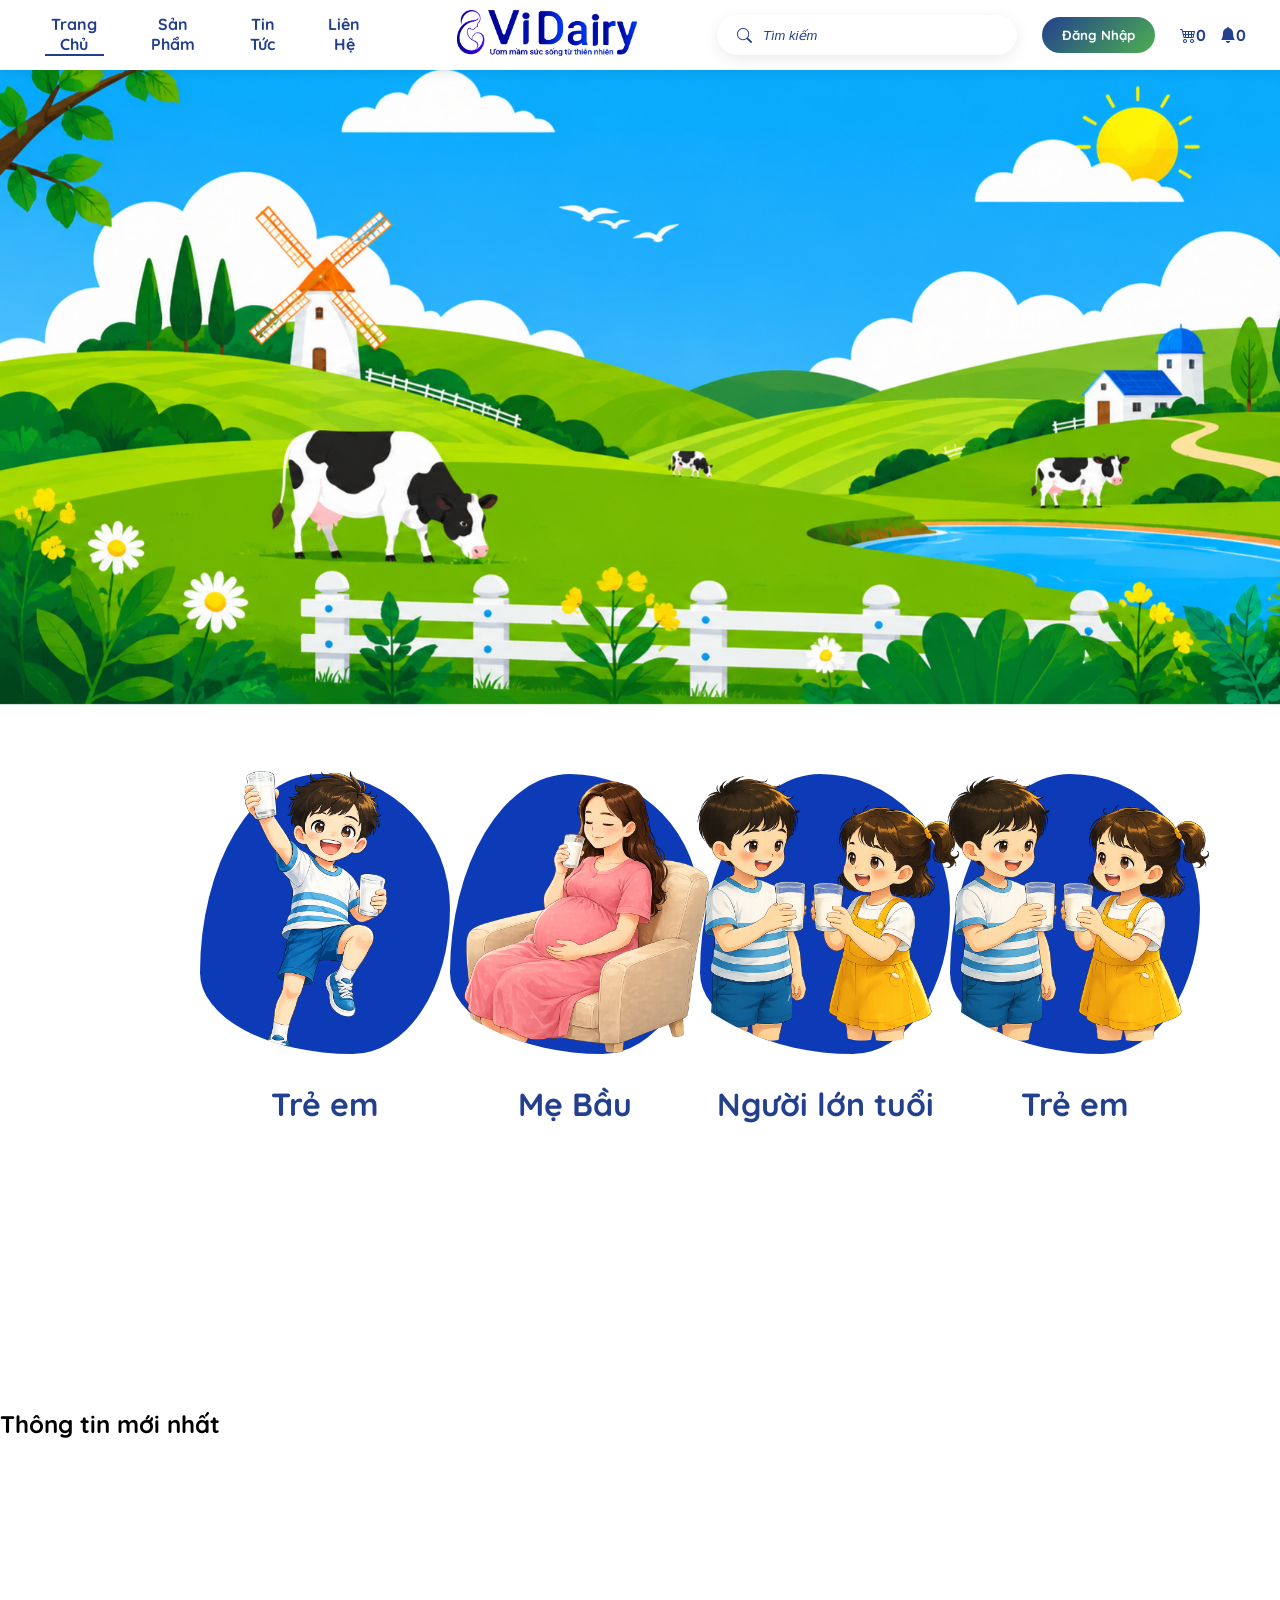
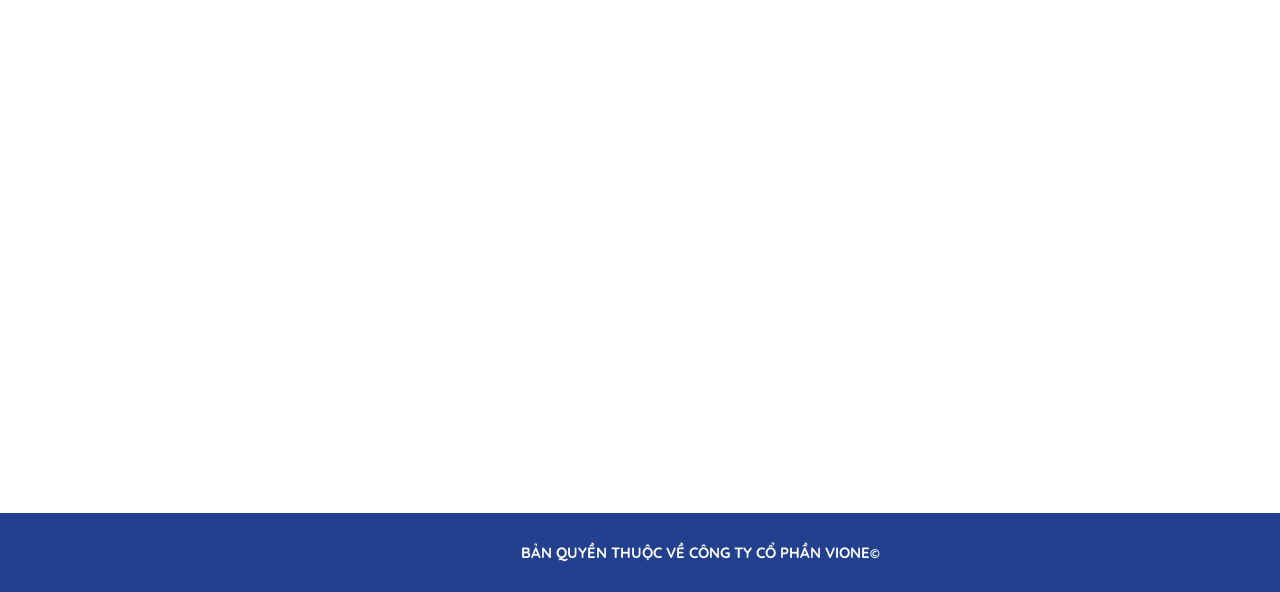
<file: html/index.html>
<!doctype html>
<html lang="en">
  <head>
    <meta charset="UTF-8" />
    <meta name="viewport" content="width=device-width, initial-scale=1.0" />
    <title>VIDAIRY</title>
    <link
      rel="shortcut icon"
      href="../assets/favicon/favicon-32x32.png"
      type="image/x-icon"
    />
    <link href="https://unpkg.com/aos@2.3.1/dist/aos.css" rel="stylesheet" />
    <link
      rel="stylesheet"
      href="https://cdn.jsdelivr.net/npm/bootstrap-icons@1.13.1/font/bootstrap-icons.min.css"
    />
    <link rel="stylesheet" href="/css/reset.css" />
    <link rel="stylesheet" href="../css/style.css" />
  </head>
  <body>
    <div class="wapper">
      <div class="header_menu" data-aos="fade-down">
        <div class="menu">
          <ul>
            <li class="active">
              <a href="">Trang Chủ</a>
            </li>
            <li>
              <a href="#product">Sản Phẩm</a>
            </li>
            <li>
              <a href="">Tin Tức</a>
            </li>
            <li>
              <a href="">Liên Hệ</a>
            </li>
          </ul>
        </div>
        <div class="logo">
          <img src="../assets/img/logo.png" alt="" width="180" />
        </div>

        <div class="login">
          <div class="search">
            <i class="bi bi-search"></i>
            <input type="text" placeholder="Tìm kiếm" />
          </div>

          <button type="button" id="loginbtn" class="SignIn" onclick="logIn1()">
            Đăng Nhập
          </button>
          <label for="" class="cart">
            <i class="bi bi-cart4"></i>
            <span id="cartcount">0</span>
          </label>
          <label for="" class="nofication">
            <i class="bi bi-bell-fill"></i>
            <span id="cartcount">0</span>
          </label>
        </div>
      </div>
      <div class="body">
        <div class="baner" data-aos="zoom-in-up">
          <img
            src="../assets/img/8ddd09a6-0be0-42ad-a998-282dd3f31a56.png"
            alt=""
          />
        </div>
        <div class="product">
          <div class="cart-item">
            <div class="blod">
              <img
                src="../assets/img/68adfe11-500f-4767-bf21-1aa51c1a5f90.png"
                alt=""
              />
            </div>
            <h2>Trẻ em</h2>
          </div>
          <div class="cart-item">
            <div class="blod">
              <img
                src="../assets/img/bef416f5-0222-4733-9250-546470588de7.png"
                alt=""
              />
            </div>
            <h2>Mẹ Bầu</h2>
          </div>
          <div class="cart-item">
            <div class="blod">
              <img
                src="../assets/img/b059808c-a87b-4049-b004-66f232f55f7f.png"
                alt=""
              />
            </div>
            <h2>Người lớn tuổi</h2>
          </div>
          <div class="cart-item">
            <div class="blod">
              <img
                src="../assets/img/b059808c-a87b-4049-b004-66f232f55f7f.png"
                alt=""
              />
            </div>
            <h2>Trẻ em</h2>
          </div>
        </div>
        <div class="new">
          <h2>Thông tin mới nhất</h2>
        </div>
      </div>
      <div class="footer">
        BẢN QUYỀN THUỘC VỀ CÔNG TY CỔ PHẦN VIONE<sub>&copy</sub>
      </div>
    </div>

    <script src="https://unpkg.com/aos@2.3.1/dist/aos.js"></script>
    <script>
      AOS.init();
    </script>
  </body>
  <!-- <script src="../JS/login.js"></script>
  <script src="../JS/product.js"></script> -->
</html>
</file>
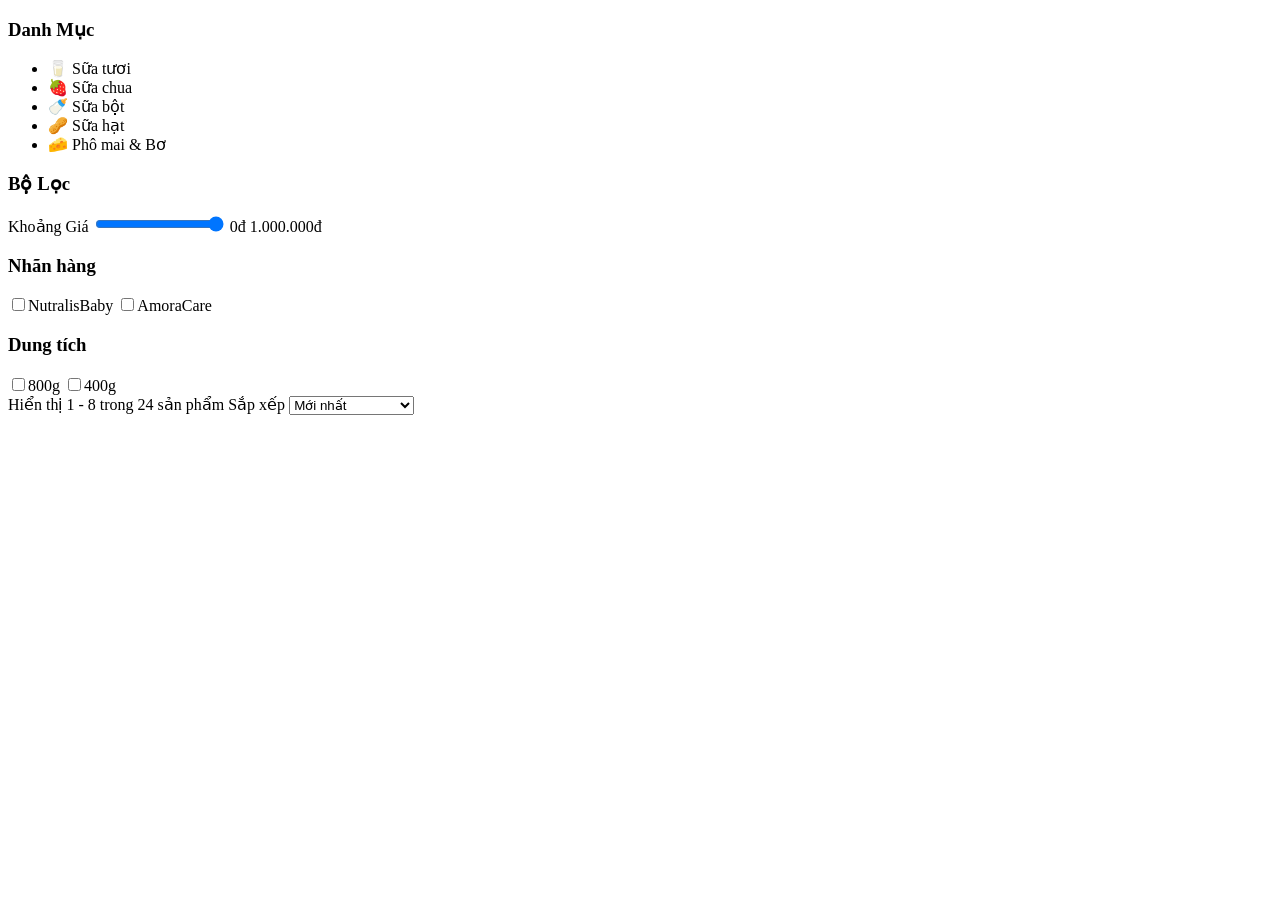
<file: html/product.html>
<!DOCTYPE html>
<html lang="en">
<head>
    <meta charset="UTF-8">
    <meta name="viewport" content="width=device-width, initial-scale=1.0">
    <title>Document</title>
</head>
<body>
    <div id="product" class="container">
      <!-- Siderbar -->
      <div class="sidebar">
        <div class="category">
          <h3>Danh Mục</h3>
          <ul class="category-list">
            <li class="category-item">🥛 Sữa tươi</li>
            <li class="category-item">🍓 Sữa chua</li>
            <li class="category-item">🍼 Sữa bột</li>
            <li class="category-item">🥜 Sữa hạt</li>
            <li class="category-item">🧀 Phô mai & Bơ</li>
          </ul>
        </div>
        <div class="fillter">
          <h3>Bộ Lọc</h3>
          <label
            >Khoảng Giá
            <input
              type="range"
              min="0"
              max="100000"
              value="1000000"
              class="slider"
              id="priceRange"
          /></label>
          <span>0đ</span>
          <span>1.000.000đ</span>
        </div>
        <div class="filter-group">
          <h3>Nhãn hàng</h3>
          <label
            ><input type="checkbox" name="brand" value="" />NutralisBaby</label
          >
          <label
            ><input type="checkbox" name="brand" value="" />AmoraCare</label
          >
        </div>
        <div class="capacity">
          <h3>Dung tích</h3>
          <label><input type="checkbox" name="brand" value="" />800g</label>
          <label><input type="checkbox" name="brand" value="" />400g</label>
        </div>
      </div>
      <!-- Product list -->
      <div class="main-content">
        <div class="top-bar">
          <span>Hiển thị 1 - 8 trong 24 sản phẩm</span>
          <label for=""
            >Sắp xếp
            <select name="sort-select" id="sort-select">
              <option>Mới nhất</option>
              <option>Giá thấp đến cao</option>
              <option>Giá cao đến thấp</option>
            </select>
          </label>
        </div>
        <!-- Danh mục sản phẩm vơi file product.json -->
        <div class="product-grid" id="product-container">
        </div>
      </div>
    </div>
    </div>
</body>
</html>
</file>
<file: css/style.css>
/* Menu */
.header_menu {
  width: 100%;
  height: 50px;
  padding: 35px;
  display: flex;
  text-align: center;
  justify-content: space-between;
  align-items: center;
  position: fixed;
  top: 0;
  background-color: #ffffff;
  z-index: 1000;
  box-shadow: 0 2px 10px rgba(0, 0, 0, 0.1);
}
.menu {
  flex: 1;
  display: flex;
  align-items: center;
  text-align: center;
  margin: 0;
  padding: 0;
}
.menu ul {
  display: flex;
  gap: 20px;
  padding: 0;
  margin: 0;
}
ul li {
  list-style: none;
  margin: 5px 10px;
  transition: 0.3s ease;
}
ul li a {
  text-decoration: none;
  font-family: "Quicksand", sans-serif;
  font-size: 16px;
  color: #23408e;
  font-weight: 400;
}
ul li:hover {
  border-bottom: 2px solid #23408e;
  transform: translateY(-5px);
}
li.active {
  border-bottom: 2px solid #23408e;
}
.logo {
  flex: 1;
  width: 20px;
}
/* Phần login */
.login {
  display: flex;
  justify-content: center;
  gap: 15px;
  align-items: center;
}
.search {
  position: relative;
  width: 300px;
}
.search input {
  width: 100%;
  height: 40px;
  border-radius: 20px;
  background-color: white;
  border: 1px solid white;
  box-shadow:
    0 4px 15px rgba(0, 0, 0, 0.08),
    inset 0 1px 2px rgba(255, 255, 255, 0.8);
  padding-left: 45px;
}
input::placeholder {
  color: #23408e;
  font-family: "Nunito", sans-serif;
  font-size: 13px;
  font-style: italic;
}
.search input:focus {
  outline: none;
}
.search i {
  position: absolute;
  left: 20px;
  top: 50%;
  transform: translateY(-50%);
  font-size: 15px;
  color: #23408e;
}

.SignIn {
  margin: 0 10px;
  padding: 10px 20px;
  border-radius: 30px;
  font-family: "Quicksand", sans-serif;
  border: none;
  background: linear-gradient(135deg, #23408e, #4caf50);
  color: white;
  cursor: pointer;
}
.cart {
  display: flex;
  justify-content: center;
  align-items: center;
  cursor: pointer;
  width: 25px;
  color: #23408e;
  font-weight: 700;
}
.nofication {
  display: flex;
  justify-content: center;
  align-items: center;
  cursor: pointer;
  width: 25px;
  color: #23408e;
  font-weight: 700;
}
/* Phần body */
.body {
  display: grid;
  grid-template-rows: repeat(3, 1fr);
}
/* Banner */
.baner {
  margin: 0;
  padding: 0;
  width: 100%;
  /* height: 100vh; */
}
.baner img {
  display: block;
  margin-top: 60px;
  width: 100%;
  height: auto;
}
/* Product */
.product {
  display: flex;
  justify-content: space-between;
  align-items: center;
  margin-top: 30px;
  padding: 200px;
  width: 100%;
  height: 200px;
}
.cart-item {
  display: inline-flex;
  flex-direction: column;
  text-align: center;
  padding: 0;
}
.blod {
  position: relative;
  text-align: center;
  background-color: #0d3ab6;
  border-radius: 48% 52% 39% 61% / 71% 48% 52% 29%;
  padding: 0;
  margin: 30px 0;
  width: 350px;
  display: flex;
  justify-content: center;
  align-items: center;
  flex-direction: column;
  width: 250px;
  height: 280px;
}
.blod img {
  width: 450px;
  height: auto;
  object-fit: contain;
  position: absolute;
  bottom: 0;
  clip-path: inset(-50% 0% 0% 0% round 0 0 120px 250px);
}
.cart-item h2 {
  font-size: 32px;
  color: #23408e;
  font-weight: 700;
}
/* Footer */
.footer {
  background-color: #23408e;
  display: flex;
  color: white;
  justify-content: center;
  align-items: center;
  font-size: 15px;
  padding: 30px 0;
}
</file>
